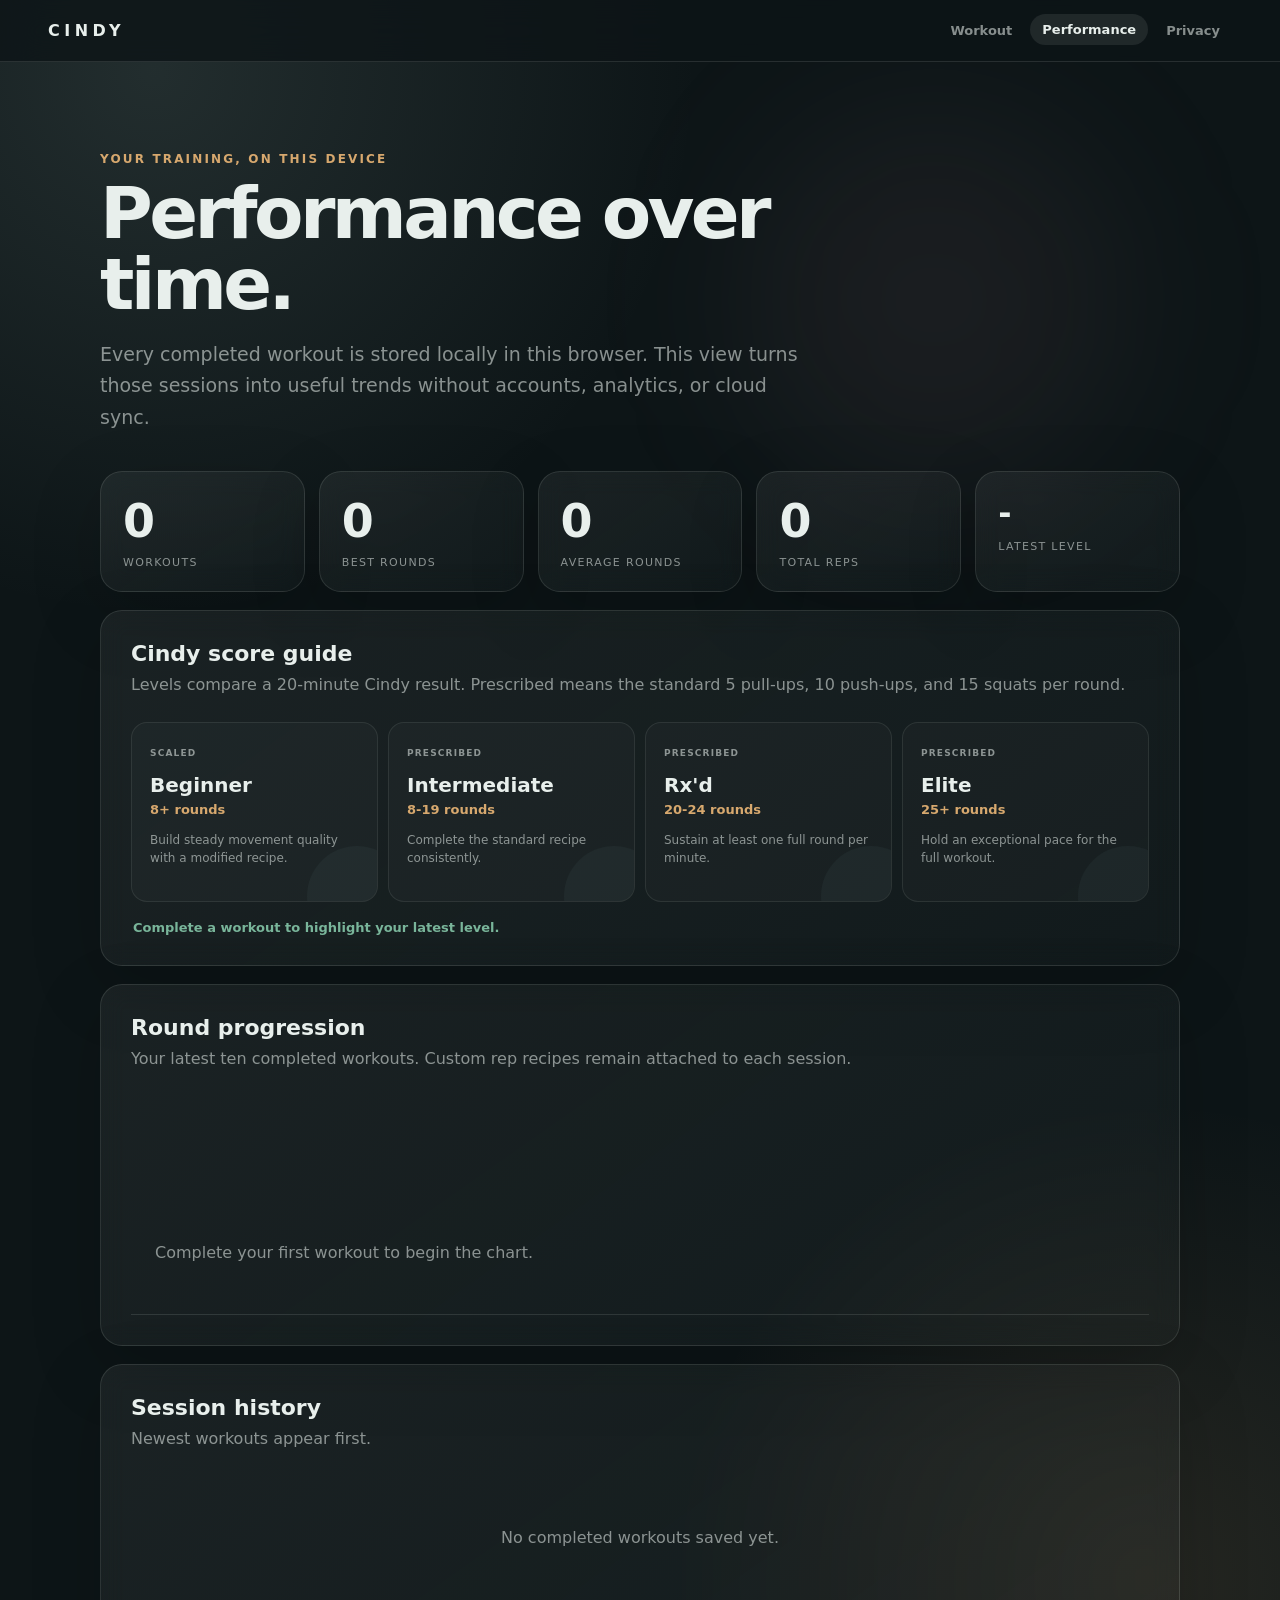
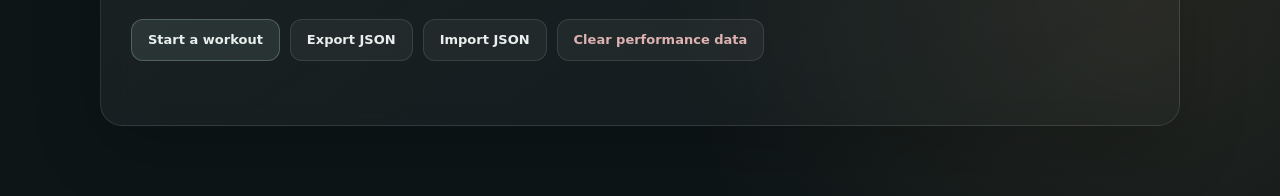
<file: performance.html>
<!doctype html>
<html lang="en">
<head>
  <meta charset="utf-8">
  <meta name="viewport" content="width=device-width, initial-scale=1">
  <meta name="theme-color" content="#0d1517">
  <meta name="apple-mobile-web-app-capable" content="yes">
  <meta name="apple-mobile-web-app-title" content="Cindy">
  <title>Performance | Cindy Workout</title>
  <link rel="manifest" href="./manifest.webmanifest">
  <link rel="icon" href="./icon.svg" type="image/svg+xml">
  <link rel="stylesheet" href="./pages.css">
  <link rel="stylesheet" href="./install-prompt.css">
</head>
<body>
  <header class="site-header">
    <a class="logo" href="./index.html">CINDY</a>
    <nav class="site-nav" aria-label="Main navigation">
      <a href="./index.html">Workout</a>
      <a class="active" href="./performance.html">Performance</a>
      <a href="./privacy.html">Privacy</a>
    </nav>
  </header>

  <main class="page">
    <p class="eyebrow">Your training, on this device</p>
    <h1>Performance over time.</h1>
    <p class="lead">Every completed workout is stored locally in this browser. This view turns those sessions into useful trends without accounts, analytics, or cloud sync.</p>

    <section class="stats-grid" aria-label="Performance summary">
      <article class="card stat"><div class="stat-value" id="sessionCount">0</div><div class="stat-label">Workouts</div></article>
      <article class="card stat"><div class="stat-value" id="bestRounds">0</div><div class="stat-label">Best rounds</div></article>
      <article class="card stat"><div class="stat-value" id="averageRounds">0</div><div class="stat-label">Average rounds</div></article>
      <article class="card stat"><div class="stat-value" id="totalReps">0</div><div class="stat-label">Total reps</div></article>
      <article class="card stat"><div class="stat-value level-value" id="latestLevel">-</div><div class="stat-label">Latest level</div></article>
    </section>

    <section class="card section">
      <h2>Cindy score guide</h2>
      <p class="section-copy">Levels compare a 20-minute Cindy result. Prescribed means the standard 5 pull-ups, 10 push-ups, and 15 squats per round.</p>
      <div class="level-grid" id="levelGuide">
        <article class="level-card" data-level="beginner"><span>Scaled</span><strong>Beginner</strong><b>8+ rounds</b><p>Build steady movement quality with a modified recipe.</p></article>
        <article class="level-card" data-level="intermediate"><span>Prescribed</span><strong>Intermediate</strong><b>8-19 rounds</b><p>Complete the standard recipe consistently.</p></article>
        <article class="level-card" data-level="rxd"><span>Prescribed</span><strong>Rx'd</strong><b>20-24 rounds</b><p>Sustain at least one full round per minute.</p></article>
        <article class="level-card" data-level="elite"><span>Prescribed</span><strong>Elite</strong><b>25+ rounds</b><p>Hold an exceptional pace for the full workout.</p></article>
      </div>
      <p class="guide-note" id="levelNote">Complete a workout to highlight your latest level.</p>
    </section>

    <section class="card section">
      <h2>Round progression</h2>
      <p class="section-copy">Your latest ten completed workouts. Custom rep recipes remain attached to each session.</p>
      <div class="chart" id="chart" aria-label="Rounds by session"></div>
    </section>

    <section class="card section">
      <h2>Session history</h2>
      <p class="section-copy">Newest workouts appear first.</p>
      <div class="session-list" id="sessionList"></div>
      <div class="actions">
        <a class="button primary" href="./index.html">Start a workout</a>
        <button class="button" id="exportBtn" type="button">Export JSON</button>
        <input id="importFile" type="file" accept="application/json,.json" hidden>
        <button class="button" id="importBtn" type="button">Import JSON</button>
        <button class="button danger" id="clearBtn" type="button">Clear performance data</button>
      </div>
      <p class="import-status" id="importStatus" aria-live="polite"></p>
    </section>
  </main>

  <script src="./storage.js"></script>
  <script src="./scoring.js"></script>
  <script>
    const $ = id => document.getElementById(id);

    function formatDate(value) {
      return new Intl.DateTimeFormat(undefined, { dateStyle: 'medium', timeStyle: 'short' }).format(new Date(value));
    }

    function render() {
      const sessions = window.CindyStore.getSessions().sort((a, b) => new Date(a.completedAt) - new Date(b.completedAt));
      const rounds = sessions.map(session => Number(session.rounds) || 0);
      const reps = sessions.reduce((sum, session) => sum + (Number(session.totalReps) || 0), 0);

      $('sessionCount').textContent = sessions.length;
      $('bestRounds').textContent = rounds.length ? Math.max(...rounds) : 0;
      $('averageRounds').textContent = rounds.length ? (rounds.reduce((sum, value) => sum + value, 0) / rounds.length).toFixed(1) : '0';
      $('totalReps').textContent = reps.toLocaleString();

      const latest = sessions[sessions.length - 1];
      const latestLevel = latest ? window.CindyScoring.classify(latest.rounds, latest.recipe) : null;
      $('latestLevel').textContent = latestLevel?.label || '-';
      document.querySelectorAll('.level-card').forEach(card => {
        card.classList.toggle('current', card.dataset.level === latestLevel?.key);
      });
      $('levelNote').textContent = latestLevel
        ? `Latest result: ${latestLevel.label} · ${latestLevel.next}`
        : 'Complete a workout to highlight your latest level.';

      const recent = sessions.slice(-10);
      const max = Math.max(1, ...recent.map(session => session.rounds));
      $('chart').innerHTML = recent.length ? recent.map((session, index) => `
        <div class="bar-wrap" title="${formatDate(session.completedAt)}: ${session.rounds} rounds">
          <div class="bar-value">${session.rounds}</div>
          <div class="bar" style="height:${Math.max(5, session.rounds / max * 170)}px;animation-delay:${index * 45}ms"></div>
          <div class="bar-label">${new Date(session.completedAt).toLocaleDateString(undefined, { month: 'short', day: 'numeric' })}</div>
        </div>`).join('') : '<div class="empty">Complete your first workout to begin the chart.</div>';

      $('sessionList').innerHTML = sessions.length ? sessions.slice().reverse().map(session => {
        const level = window.CindyScoring.classify(session.rounds, session.recipe);
        return `
        <article class="session-row">
          <div class="session-date">${formatDate(session.completedAt)} <span class="level-badge level-${level.key}">${level.label}</span></div>
          <div class="session-value"><strong>${session.rounds}</strong> rounds</div>
          <div class="session-value"><strong>${session.totalReps}</strong> reps</div>
          <div class="session-value">${session.recipe.pullups}/${session.recipe.pushups}/${session.recipe.squats}</div>
        </article>`;
      }).join('') : '<div class="empty">No completed workouts saved yet.</div>';
    }

    $('exportBtn').addEventListener('click', () => {
      const blob = new Blob([JSON.stringify(window.CindyStore.exportData(), null, 2)], { type: 'application/json' });
      const link = document.createElement('a');
      link.href = URL.createObjectURL(blob);
      link.download = `cindy-workout-data-${new Date().toISOString().slice(0, 10)}.json`;
      link.click();
      URL.revokeObjectURL(link.href);
    });

    $('importBtn').addEventListener('click', () => $('importFile').click());

    $('importFile').addEventListener('change', async event => {
      const file = event.target.files[0];
      if (!file) return;
      const status = $('importStatus');
      status.className = 'import-status';

      try {
        if (file.size > 5 * 1024 * 1024) throw new Error('The JSON file must be smaller than 5 MB.');
        const payload = JSON.parse(await file.text());
        const result = window.CindyStore.importData(payload);
        const details = [
          `${result.imported} session${result.imported === 1 ? '' : 's'} imported`,
          result.duplicates ? `${result.duplicates} duplicate${result.duplicates === 1 ? '' : 's'} skipped` : '',
          result.invalid ? `${result.invalid} invalid skipped` : '',
          result.settingsImported ? 'preferences restored' : '',
        ].filter(Boolean).join(' · ');
        status.textContent = details || 'The file contained no new sessions.';
        status.classList.add('success');
        render();
      } catch (error) {
        status.textContent = `Import failed: ${error.message}`;
        status.classList.add('error');
      } finally {
        event.target.value = '';
      }
    });

    $('clearBtn').addEventListener('click', () => {
      if (!confirm('Delete all saved workout history from this browser? This cannot be undone.')) return;
      window.CindyStore.clearSessions();
      $('importStatus').textContent = '';
      render();
    });

    render();
    if ('serviceWorker' in navigator) navigator.serviceWorker.register('./sw.js');
  </script>
  <script src="./install-prompt.js"></script>
</body>
</html>
</file>
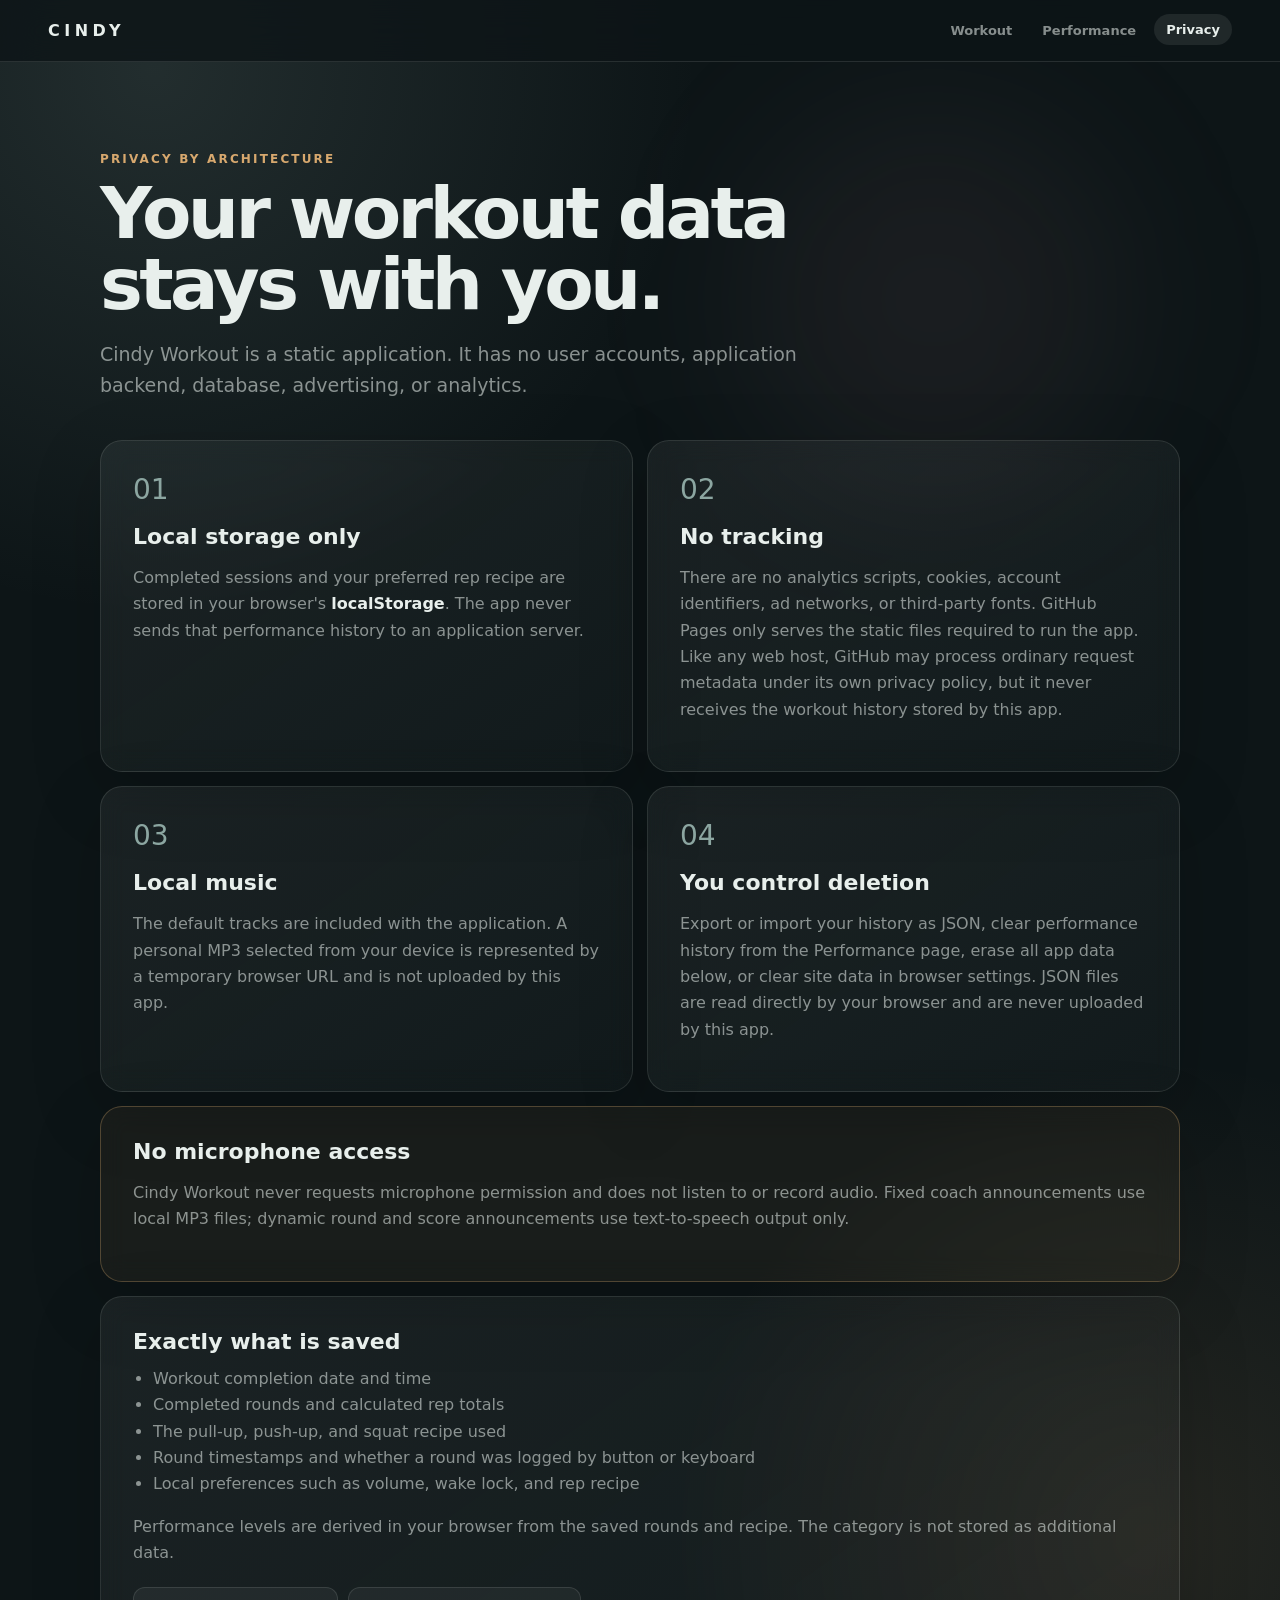
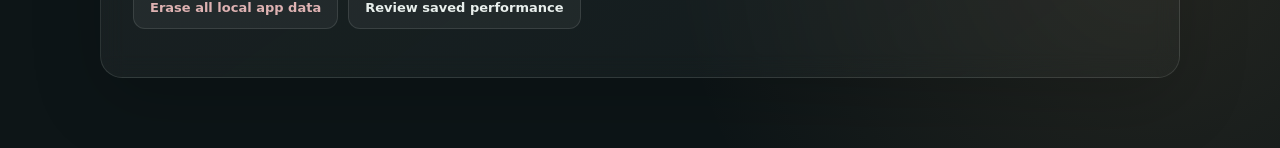
<file: privacy.html>
<!doctype html>
<html lang="en">
<head>
  <meta charset="utf-8">
  <meta name="viewport" content="width=device-width, initial-scale=1">
  <meta name="theme-color" content="#0d1517">
  <meta name="apple-mobile-web-app-capable" content="yes">
  <meta name="apple-mobile-web-app-title" content="Cindy">
  <title>Privacy | Cindy Workout</title>
  <link rel="manifest" href="./manifest.webmanifest">
  <link rel="icon" href="./icon.svg" type="image/svg+xml">
  <link rel="stylesheet" href="./pages.css">
  <link rel="stylesheet" href="./install-prompt.css">
</head>
<body>
  <header class="site-header">
    <a class="logo" href="./index.html">CINDY</a>
    <nav class="site-nav" aria-label="Main navigation">
      <a href="./index.html">Workout</a>
      <a href="./performance.html">Performance</a>
      <a class="active" href="./privacy.html">Privacy</a>
    </nav>
  </header>

  <main class="page">
    <p class="eyebrow">Privacy by architecture</p>
    <h1>Your workout data stays with you.</h1>
    <p class="lead">Cindy Workout is a static application. It has no user accounts, application backend, database, advertising, or analytics.</p>

    <section class="privacy-grid">
      <article class="card privacy-card">
        <div class="privacy-icon">01</div>
        <h2>Local storage only</h2>
        <p>Completed sessions and your preferred rep recipe are stored in your browser's <strong>localStorage</strong>. The app never sends that performance history to an application server.</p>
      </article>

      <article class="card privacy-card">
        <div class="privacy-icon">02</div>
        <h2>No tracking</h2>
        <p>There are no analytics scripts, cookies, account identifiers, ad networks, or third-party fonts. GitHub Pages only serves the static files required to run the app. Like any web host, GitHub may process ordinary request metadata under its own privacy policy, but it never receives the workout history stored by this app.</p>
      </article>

      <article class="card privacy-card">
        <div class="privacy-icon">03</div>
        <h2>Local music</h2>
        <p>The default tracks are included with the application. A personal MP3 selected from your device is represented by a temporary browser URL and is not uploaded by this app.</p>
      </article>

      <article class="card privacy-card">
        <div class="privacy-icon">04</div>
        <h2>You control deletion</h2>
        <p>Export or import your history as JSON, clear performance history from the Performance page, erase all app data below, or clear site data in browser settings. JSON files are read directly by your browser and are never uploaded by this app.</p>
      </article>

      <article class="card privacy-card wide notice">
        <h2>No microphone access</h2>
        <p>Cindy Workout never requests microphone permission and does not listen to or record audio. Fixed coach announcements use local MP3 files; dynamic round and score announcements use text-to-speech output only.</p>
      </article>

      <article class="card privacy-card wide">
        <h2>Exactly what is saved</h2>
        <ul>
          <li>Workout completion date and time</li>
          <li>Completed rounds and calculated rep totals</li>
          <li>The pull-up, push-up, and squat recipe used</li>
          <li>Round timestamps and whether a round was logged by button or keyboard</li>
          <li>Local preferences such as volume, wake lock, and rep recipe</li>
        </ul>
        <p>Performance levels are derived in your browser from the saved rounds and recipe. The category is not stored as additional data.</p>
        <div class="actions">
          <button class="button danger" id="clearAllBtn" type="button">Erase all local app data</button>
          <a class="button" href="./performance.html">Review saved performance</a>
        </div>
        <p id="clearStatus" aria-live="polite"></p>
      </article>
    </section>
  </main>

  <script src="./storage.js"></script>
  <script>
    document.getElementById('clearAllBtn').addEventListener('click', () => {
      if (!confirm('Erase workout history and preferences from this browser?')) return;
      window.CindyStore.clearAll();
      document.getElementById('clearStatus').textContent = 'All Cindy Workout data has been erased from this browser.';
    });
    if ('serviceWorker' in navigator) navigator.serviceWorker.register('./sw.js');
  </script>
  <script src="./install-prompt.js"></script>
</body>
</html>
</file>
<file: pages.css>
:root {
  --bg: #0d1517;
  --surface: rgba(224, 235, 231, .055);
  --surface-strong: rgba(224, 235, 231, .09);
  --border: rgba(224, 235, 231, .12);
  --sand: #d7a86e;
  --sage: #8ca6a1;
  --rose: #c58f9f;
  --green: #79b59a;
  --text: #e8efec;
  --muted: rgba(232, 239, 236, .56);
}

*, *::before, *::after { box-sizing: border-box; }

html { color-scheme: dark; }

body {
  min-height: 100vh;
  margin: 0;
  color: var(--text);
  background:
    radial-gradient(circle at 12% 4%, rgba(140, 166, 161, .17), transparent 34rem),
    radial-gradient(circle at 90% 88%, rgba(215, 168, 110, .12), transparent 30rem),
    var(--bg);
  font-family: Inter, ui-sans-serif, system-ui, -apple-system, BlinkMacSystemFont, "Segoe UI", sans-serif;
}

body::before {
  content: "";
  position: fixed;
  inset: 12% auto auto 58%;
  width: 24rem;
  height: 24rem;
  border-radius: 50%;
  background: rgba(197, 143, 159, .07);
  filter: blur(80px);
  pointer-events: none;
  animation: ambientDrift 16s ease-in-out infinite alternate;
}

@keyframes ambientDrift { to { transform: translate(-8vw, 10vh) scale(1.15); } }

.site-header {
  position: sticky;
  top: 0;
  z-index: 10;
  display: flex;
  align-items: center;
  justify-content: space-between;
  gap: 20px;
  padding: 15px clamp(16px, 4vw, 48px);
  border-bottom: 1px solid var(--border);
  background: rgba(13, 21, 23, .8);
  backdrop-filter: blur(20px);
}

.logo {
  color: var(--text);
  font-weight: 850;
  letter-spacing: .28em;
  text-decoration: none;
}

.site-nav { display: flex; gap: 6px; }

.site-nav a {
  padding: 8px 12px;
  border-radius: 999px;
  color: var(--muted);
  font-size: 13px;
  font-weight: 650;
  text-decoration: none;
  transition: color .2s, background .2s, transform .2s;
}

.site-nav a:hover,
.site-nav a.active {
  color: var(--text);
  background: var(--surface-strong);
  transform: translateY(-1px);
}

.page {
  position: relative;
  width: min(1080px, calc(100% - 32px));
  margin: 0 auto;
  padding: clamp(42px, 8vw, 90px) 0 70px;
}

.eyebrow {
  margin: 0 0 12px;
  color: var(--sand);
  font-size: 12px;
  font-weight: 750;
  letter-spacing: .18em;
  text-transform: uppercase;
}

h1 {
  max-width: 760px;
  margin: 0;
  font-size: clamp(38px, 7vw, 72px);
  line-height: .98;
  letter-spacing: -.05em;
}

.lead {
  max-width: 700px;
  margin: 20px 0 38px;
  color: var(--muted);
  font-size: clamp(16px, 2vw, 19px);
  line-height: 1.65;
}

.stats-grid,
.content-grid {
  display: grid;
  gap: 14px;
}
.stats-grid {
  grid-template-columns: repeat(5, minmax(0, 1fr));
}
.content-grid { grid-template-columns: repeat(4, minmax(0, 1fr)); }

.card {
  border: 1px solid var(--border);
  border-radius: 22px;
  background: linear-gradient(145deg, rgba(224, 235, 231, .065), rgba(224, 235, 231, .025));
  box-shadow: 0 22px 70px rgba(0, 0, 0, .18);
  backdrop-filter: blur(12px);
}

.stat { padding: 22px; }
.stat-value { font-size: clamp(30px, 5vw, 46px); font-weight: 820; letter-spacing: -.04em; }
.level-value { font-size: clamp(22px, 3vw, 32px); }
.stat-label { margin-top: 8px; color: var(--muted); font-size: 11px; letter-spacing: .12em; text-transform: uppercase; }

.section { margin-top: 18px; padding: clamp(20px, 4vw, 30px); }
.section h2 { margin: 0 0 6px; font-size: 22px; }
.section-copy { margin: 0 0 24px; color: var(--muted); line-height: 1.6; }

.level-grid { display: grid; grid-template-columns: repeat(4, minmax(0, 1fr)); gap: 10px; }
.level-card {
  position: relative;
  min-height: 180px;
  padding: 18px;
  overflow: hidden;
  border: 1px solid rgba(224, 235, 231, .09);
  border-radius: 16px;
  background: rgba(224, 235, 231, .025);
  transition: border-color .2s, background .2s, transform .2s;
}
.level-card::after {
  content: "";
  position: absolute;
  inset: auto -30px -45px auto;
  width: 100px;
  height: 100px;
  border-radius: 50%;
  background: var(--sage);
  opacity: .06;
}
.level-card.current {
  border-color: rgba(121, 181, 154, .65);
  background: rgba(121, 181, 154, .1);
  transform: translateY(-3px);
}
.level-card.current::before {
  content: "Latest";
  position: absolute;
  top: 12px;
  right: 12px;
  color: var(--green);
  font-size: 9px;
  font-weight: 800;
  letter-spacing: .12em;
  text-transform: uppercase;
}
.level-card span { color: var(--muted); font-size: 9px; font-weight: 750; letter-spacing: .13em; text-transform: uppercase; }
.level-card strong { display: block; margin-top: 13px; font-size: 20px; }
.level-card b { display: block; margin-top: 5px; color: var(--sand); font-size: 13px; }
.level-card p { margin: 14px 0 0; color: var(--muted); font-size: 12px; line-height: 1.5; }
.guide-note { margin: 18px 2px 0; color: var(--green); font-size: 13px; font-weight: 650; }

.chart {
  display: flex;
  align-items: flex-end;
  gap: clamp(7px, 1.5vw, 14px);
  min-height: 220px;
  padding: 24px 4px 0;
  border-bottom: 1px solid var(--border);
}

.bar-wrap { flex: 1; min-width: 0; text-align: center; }
.bar-value { margin-bottom: 7px; color: var(--text); font-size: 12px; font-weight: 750; }
.bar {
  min-height: 5px;
  border-radius: 10px 10px 3px 3px;
  background: linear-gradient(180deg, var(--sage), rgba(140, 166, 161, .28));
  transform-origin: bottom;
  animation: rise .7s cubic-bezier(.2,.75,.25,1) both;
}
.bar-label { overflow: hidden; margin-top: 9px; color: var(--muted); font-size: 10px; text-overflow: ellipsis; white-space: nowrap; }
@keyframes rise { from { transform: scaleY(0); opacity: 0; } }

.session-list { display: grid; gap: 9px; }
.session-row {
  display: grid;
  grid-template-columns: minmax(140px, 1.3fr) repeat(3, minmax(80px, .65fr));
  gap: 12px;
  align-items: center;
  padding: 13px 15px;
  border: 1px solid rgba(224, 235, 231, .08);
  border-radius: 14px;
  background: rgba(224, 235, 231, .025);
}
.session-date { display: flex; flex-wrap: wrap; align-items: center; gap: 8px; font-weight: 680; }
.level-badge {
  display: inline-flex;
  align-items: center;
  min-height: 21px;
  padding: 0 8px;
  border: 1px solid rgba(140, 166, 161, .25);
  border-radius: 999px;
  color: var(--sage);
  background: rgba(140, 166, 161, .08);
  font-size: 9px;
  font-weight: 800;
  letter-spacing: .08em;
  text-transform: uppercase;
}
.level-badge.level-rxd,
.level-badge.level-elite { color: var(--sand); border-color: rgba(215, 168, 110, .28); background: rgba(215, 168, 110, .08); }
.level-badge.level-building { color: var(--muted); }
.session-value { color: var(--muted); font-size: 13px; }
.session-value strong { color: var(--text); }

.empty {
  padding: 52px 20px;
  color: var(--muted);
  text-align: center;
}

.actions { display: flex; flex-wrap: wrap; gap: 10px; margin-top: 20px; }
.button {
  display: inline-flex;
  align-items: center;
  justify-content: center;
  min-height: 42px;
  padding: 0 16px;
  border: 1px solid var(--border);
  border-radius: 12px;
  color: var(--text);
  background: var(--surface);
  font: inherit;
  font-size: 13px;
  font-weight: 700;
  text-decoration: none;
  cursor: pointer;
}
.button.primary { border-color: rgba(140, 166, 161, .4); background: rgba(140, 166, 161, .15); }
.button.danger { color: #deb2b2; }

.import-status {
  min-height: 20px;
  margin: 14px 2px 0;
  color: var(--muted);
  font-size: 13px;
  line-height: 1.5;
}
.import-status.success { color: var(--green); }
.import-status.error { color: #deb2b2; }

.privacy-grid { display: grid; grid-template-columns: repeat(2, minmax(0, 1fr)); gap: 14px; }
.privacy-card { padding: clamp(22px, 4vw, 32px); }
.privacy-card.wide { grid-column: 1 / -1; }
.privacy-card h2 { margin: 0 0 12px; font-size: 22px; }
.privacy-card p,
.privacy-card li { color: var(--muted); line-height: 1.65; }
.privacy-card ul { margin: 0; padding-left: 20px; }
.privacy-card strong { color: var(--text); }
.privacy-icon { margin-bottom: 18px; color: var(--sage); font-size: 28px; }
.notice { border-color: rgba(215, 168, 110, .3); background: rgba(215, 168, 110, .06); }

@media (max-width: 760px) {
  .site-header { padding-inline: 14px; }
  .site-nav a { padding: 8px; font-size: 11px; }
  .stats-grid { grid-template-columns: repeat(2, 1fr); }
  .level-grid { grid-template-columns: repeat(2, 1fr); }
  .privacy-grid { grid-template-columns: 1fr; }
  .privacy-card.wide { grid-column: auto; }
  .session-row { grid-template-columns: 1fr 1fr; }
}

@media (max-width: 460px) {
  .level-grid { grid-template-columns: 1fr; }
  .level-card { min-height: 0; }
}

@media (prefers-reduced-motion: reduce) {
  *, *::before, *::after { scroll-behavior: auto !important; animation-duration: .01ms !important; animation-iteration-count: 1 !important; }
}
</file>
<file: install-prompt.css>
.install-prompt {
  --install-bg: rgba(19, 31, 33, .96);
  --install-text: #e8efec;
  --install-muted: rgba(232, 239, 236, .62);
  --install-accent: #8ca6a1;
  position: fixed;
  z-index: 1000;
  right: max(14px, env(safe-area-inset-right));
  bottom: max(14px, env(safe-area-inset-bottom));
  left: max(14px, env(safe-area-inset-left));
  display: grid;
  grid-template-columns: 42px minmax(0, 1fr) auto;
  gap: 12px;
  align-items: center;
  width: min(520px, calc(100% - 28px));
  margin-left: auto;
  padding: 12px;
  border: 1px solid rgba(140, 166, 161, .28);
  border-radius: 18px;
  color: var(--install-text);
  background: var(--install-bg);
  box-shadow: 0 18px 60px rgba(0, 0, 0, .38);
  backdrop-filter: blur(20px);
  transform: translateY(calc(100% + 30px));
  opacity: 0;
  pointer-events: none;
  transition: transform .35s cubic-bezier(.2, .75, .25, 1), opacity .25s ease;
}

.install-prompt.visible {
  transform: translateY(0);
  opacity: 1;
  pointer-events: auto;
}

.install-prompt-icon {
  display: grid;
  place-items: center;
  width: 42px;
  height: 42px;
  border-radius: 12px;
  color: #0d1517;
  background: linear-gradient(135deg, #d7a86e, var(--install-accent));
  font-size: 20px;
  font-weight: 850;
}

.install-prompt-copy { min-width: 0; }
.install-prompt-title { font-size: 13px; font-weight: 800; }
.install-prompt-text {
  margin-top: 3px;
  color: var(--install-muted);
  font-size: 11px;
  line-height: 1.4;
}

.install-prompt-actions { display: flex; align-items: center; gap: 5px; }
.install-prompt-button,
.install-prompt-close {
  border: 0;
  color: var(--install-text);
  font: inherit;
  cursor: pointer;
}

.install-prompt-button {
  min-height: 36px;
  padding: 0 13px;
  border-radius: 10px;
  background: rgba(140, 166, 161, .2);
  font-size: 11px;
  font-weight: 750;
}

.install-prompt-close {
  width: 32px;
  height: 32px;
  border-radius: 50%;
  background: transparent;
  color: var(--install-muted);
  font-size: 19px;
  line-height: 1;
}

.install-prompt-button:hover { background: rgba(140, 166, 161, .3); }
.install-prompt-close:hover { color: var(--install-text); background: rgba(255, 255, 255, .06); }

@media (max-width: 430px) {
  .install-prompt { grid-template-columns: 38px minmax(0, 1fr) auto; gap: 9px; padding: 10px; }
  .install-prompt-icon { width: 38px; height: 38px; border-radius: 10px; }
  .install-prompt-button { padding-inline: 10px; }
}

@media (prefers-reduced-motion: reduce) {
  .install-prompt { transition-duration: .01ms; }
}
</file>
